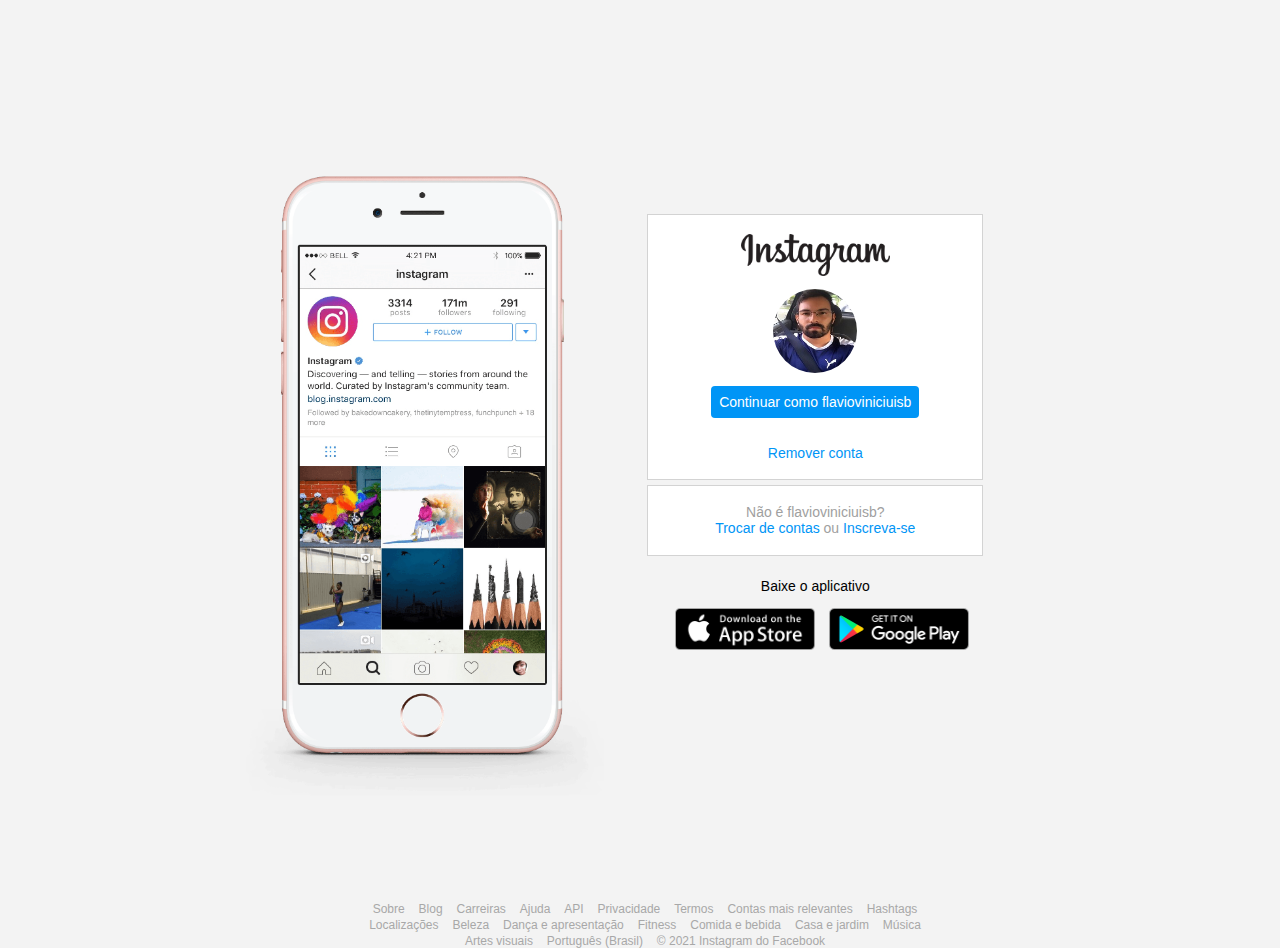
<file: index.html>
<!DOCTYPE html>
<html lang="en">
<head> 
	<meta charset="UTF-8">
    <meta name="viewport" content="width=device-width, initial-scale=1.0">
    <link rel="stylesheet" href="style.css">
    <title>Instagram</title>
	<link rel="icon" href="./imagens/icone.jpg">
</head>
<body>
<div>
	<div class="page">
		<div class="phone">
			<img src="./imagens/celular.png" alt="celular">
		</div>
		<div class="login">
			<div class="group">
				<img src="./imagens/logo.png" class="logo" alt="logo">
				<div class="fotoperfil">
					<img src="./imagens/perfil.jpg" alt="foto do perfil">
				</div>
				<a href="#" class="instagram-login">Continuar como flavioviniciuisb</a>
				<a href="#" class="instagram-logout">Remover conta</a>
			</div>
			<div class="group">
                <p class="not-account">Não é flavioviniciuisb?</p>
                <p class="not-account">
                    <span class="link-blue">Trocar de contas</span>
                    ou
                    <span class="link-blue">Inscreva-se</span>
                </p>
            </div>
            <div class="get-the-app">
                <p class="get-app">Baixe o aplicativo</p>
                <div class="download">
                    <a href="#" class="app-download">
						<img src="./imagens/apple.png" alt="download apple">
					</a>
                    <a href="#" class="app-download">
						<img src="./imagens/google.png" alt="download google">
					</a>
				</div>
			</div>	
		</div>
	</div>
</div>
<footer>
		<ul>
			<li><a href="#">Sobre</a></li>
			<li><a href="#">Blog</a></li>
			<li><a href="#">Carreiras</a></li>
			<li><a href="#">Ajuda</a></li>
			<li><a href="#">API</a></li>
			<li><a href="#">Privacidade</a></li>
			<li><a href="#">Termos</a></li>
			<li><a href="#">Contas mais relevantes</a></li>
			<li><a href="#">Hashtags</a></li>
			<li><a href="#">Localizações</a></li>
			<li><a href="#">Beleza</a></li>
			<li><a href="#">Dança e apresentação</a></li>
			<li><a href="#">Fitness</a></li>
			<li><a href="#">Comida e bebida</a></li>
			<li><a href="#">Casa e jardim</a></li>
			<li><a href="#">Música</a></li>
			<li><a href="#">Artes visuais</a></li>
			<li><a href="#">Português (Brasil)</a></li>
			<li><a href="#">© 2021 Instagram do Facebook</a></li>
		</ul>
	</footer>	
</body>	
</html>
</file>
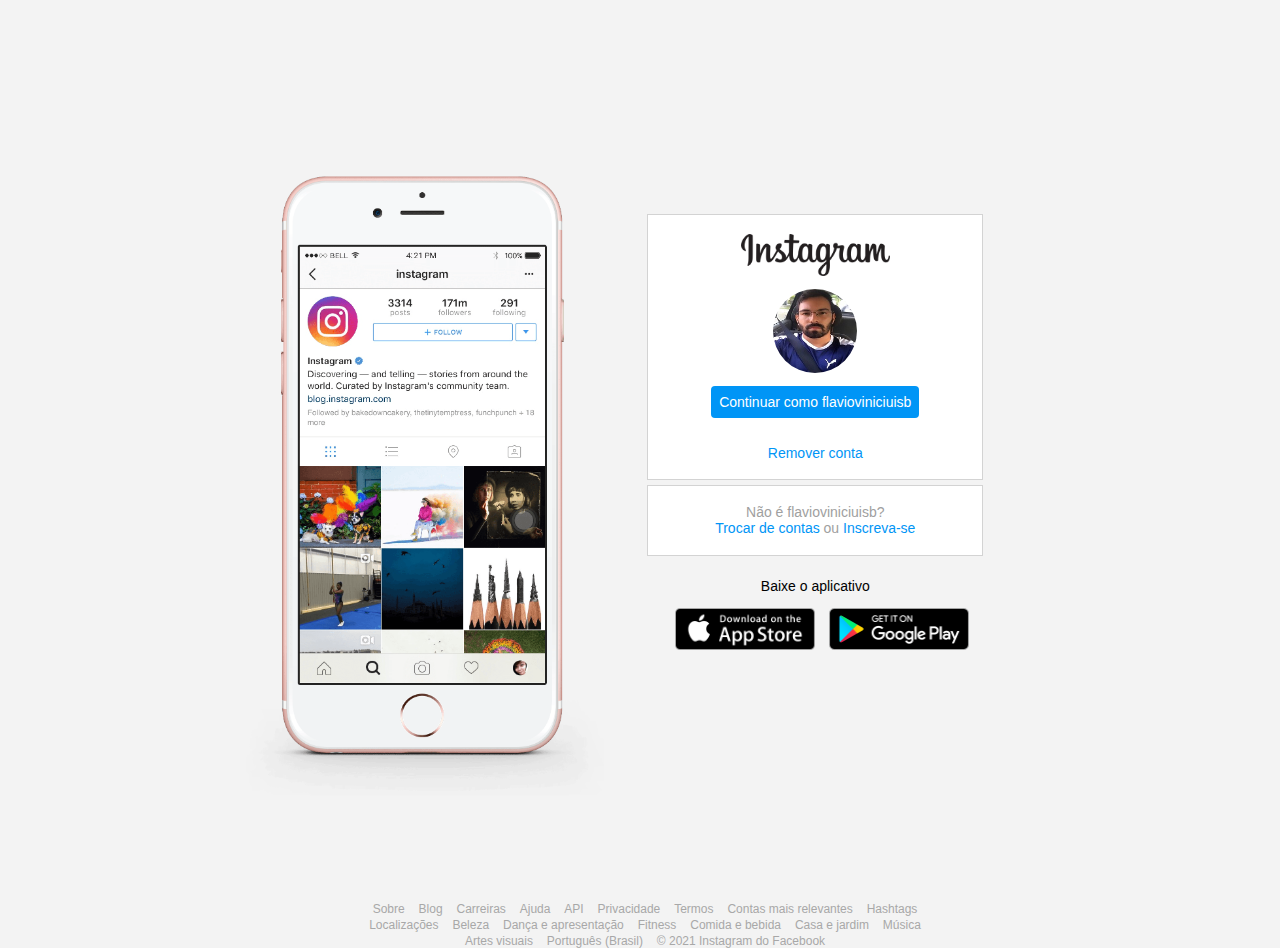
<file: DESAFIO_INSTAGRAM.html>
<!DOCTYPE html>
<html lang="en">
<head> 
	<meta charset="UTF-8">
    <meta name="viewport" content="width=device-width, initial-scale=1.0">
    <link rel="stylesheet" href="style.css">
    <title>Instagram</title>
	<link rel="icon" href="./imagens/icone.jpg">
</head>
<body>
<div>
	<div class="page">
		<div class="phone">
			<img src="./imagens/celular.png" alt="celular">
		</div>
		<div class="login">
			<div class="group">
				<img src="./imagens/logo.png" class="logo" alt="logo">
				<div class="fotoperfil">
					<img src="./imagens/perfil.jpg" alt="foto do perfil">
				</div>
				<a href="#" class="instagram-login">Continuar como flavioviniciuisb</a>
				<a href="#" class="instagram-logout">Remover conta</a>
			</div>
			<div class="group">
                <p class="not-account">Não é flavioviniciuisb?</p>
                <p class="not-account">
                    <span class="link-blue">Trocar de contas</span>
                    ou
                    <span class="link-blue">Inscreva-se</span>
                </p>
            </div>
            <div class="get-the-app">
                <p class="get-app">Baixe o aplicativo</p>
                <div class="download">
                    <a href="#" class="app-download">
						<img src="./imagens/apple.png" alt="download apple">
					</a>
                    <a href="#" class="app-download">
						<img src="./imagens/google.png" alt="download google">
					</a>
				</div>
			</div>	
		</div>
	</div>
</div>
<footer>
		<ul>
			<li><a href="#">Sobre</a></li>
			<li><a href="#">Blog</a></li>
			<li><a href="#">Carreiras</a></li>
			<li><a href="#">Ajuda</a></li>
			<li><a href="#">API</a></li>
			<li><a href="#">Privacidade</a></li>
			<li><a href="#">Termos</a></li>
			<li><a href="#">Contas mais relevantes</a></li>
			<li><a href="#">Hashtags</a></li>
			<li><a href="#">Localizações</a></li>
			<li><a href="#">Beleza</a></li>
			<li><a href="#">Dança e apresentação</a></li>
			<li><a href="#">Fitness</a></li>
			<li><a href="#">Comida e bebida</a></li>
			<li><a href="#">Casa e jardim</a></li>
			<li><a href="#">Música</a></li>
			<li><a href="#">Artes visuais</a></li>
			<li><a href="#">Português (Brasil)</a></li>
			<li><a href="#">© 2021 Instagram do Facebook</a></li>
		</ul>
	</footer>	
</body>	
</html>
</file>
<file: style.css>
*{
	padding: 0;
	margin: 0;
	box-sizing: border-box;
	text-decoration: none;
	font-family: sans-serif;
	font-size: 14px;
}

body {
	width: 100%;
	min-height: 100vh;
	background-color: rgb(243, 243, 243);
	margin: 0;
	padding: 0;
	display: flex;
	justify-content: center;
	flex-wrap: wrap;
}

footer { 
	display: flex;
	margin: 0;
	padding: 0;
	justify-content: center;
	text-align: center;
	width: 49%;
	font-family: arial;
	flex-wrap: wrap;
	align-items: center;
}

footer a {
	font-size: 12px;
	color: #a8a8a8;
	text-decoration: none;
}

footer li {
	margin-left: 10px;
}

footer ul li {
	list-style: none;
	display: inline-block;
}

.page {
	display: flex;
	align-items: center;
	justify-content: center;
	width: 60%;
	height: 100vh;
	border-right: 50px;
	margin-left: 200px;
}

.phone {
	display: flex;
	align-items: center;
	justify-content: center;
	width: 60%;
}

.phone img {
	height: 50rem;
}

.login {
	display: flex;
	align-items: center; /* horizontal */
	justify-content: space-around; /* vertical */
	flex-direction: column;
	width: 50%;
	min-height: 34rem;
}

.group {
	display: flex;
	justify-content: space-between;
	align-items: center;
	flex-direction: column;
	background-color: #ffffff;
	width: 100%;
	padding: 1.3rem 0;
	border: 1px solid lightgray;
}

.group:nth-child(1) {
	min-height: 19rem;
}

.logo {
	height: 3rem;
}

.fotoperfil {
	display: flex;
	justify-content: center;
	align-items: center;
	border-radius: 50%;
	overflow: hidden;
}

.fotoperfil img {
	height: 6rem;
}

.instagram-login {
	background-color: #0095f6;
	color: #ffffff;
	padding: 8px;
	border-radius: 4px;
}

.instagram-logout {
	color: #0095f6;
	margin-top: 1rem;
}

.not-account {
	color: rgb(160, 160, 160);
}

.link-blue {
	color: #0095f6;
}

.get-the-app {
	display: flex;
	flex-direction: column;
	align-items: center;
	justify-content: center;
	width: 100%;
	padding: 1.3rem 0;
}

.download {
	display: flex;
	width: 100%;
	justify-content: space-evenly;
	align-items: center;
	padding: 1rem;
}

.app-download {
	width: 50%;
    height: 30%;
    padding: 0;
    margin:0;
}

.app-download img {
	height: 3rem;
	width: 10rem;
	margin-left: 1rem;
}

/* media queries */

@media (max-width: 1024px) {
    .page {
        width: 90%;
    }
}

@media (max-width: 650px) {
    body {
        background-color: #ffffff;
    }

    .page {
        width: 90%;
    }

    .phone {
        display: none;
    }

    .login {
        width: 100%;
    }
    
    .group {
        border: 1px solid transparent;
    }
}
</file>
